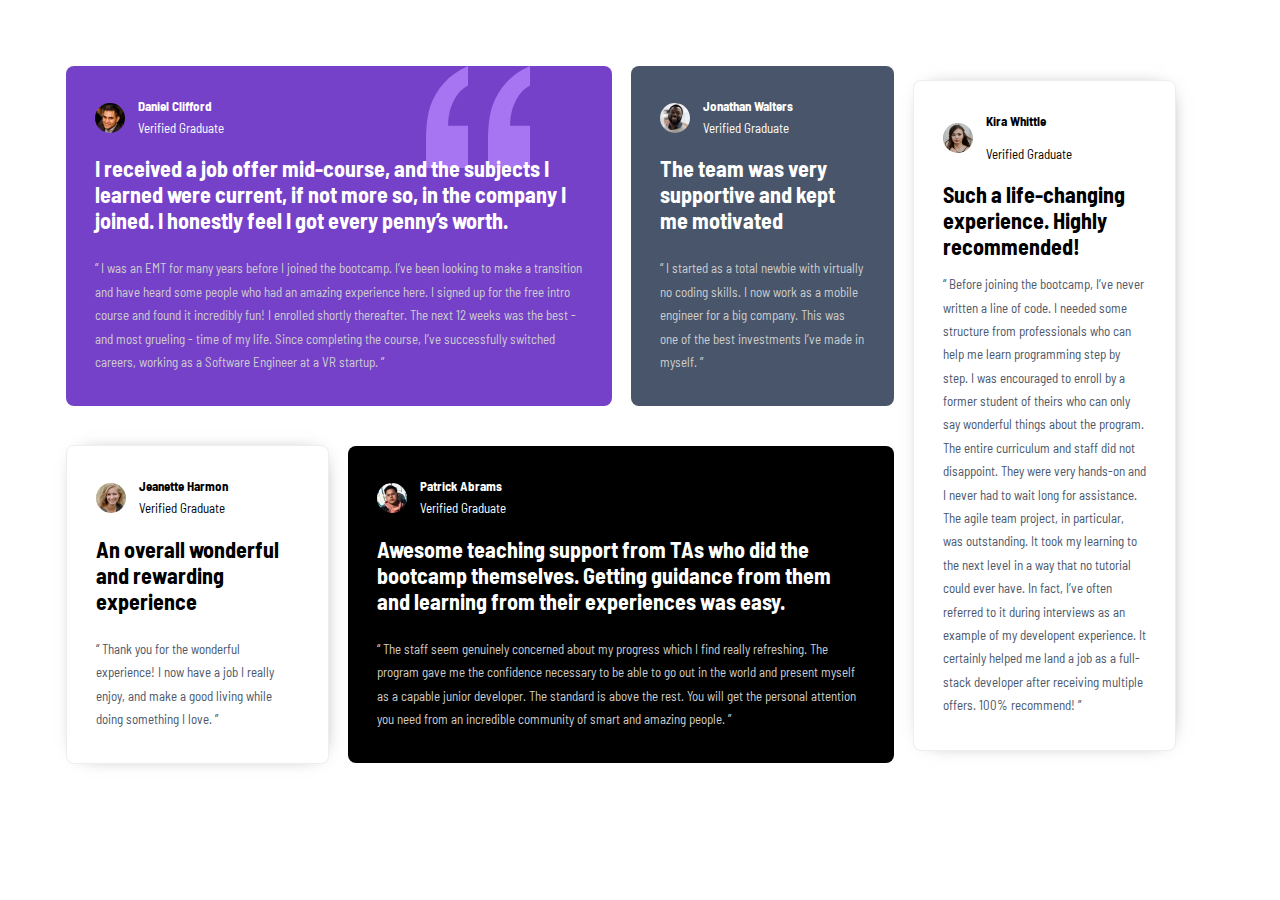
<file: index.html>
<!DOCTYPE html>
<html lang="en">
<head>
    <link rel="icon" href="images/favicon-32x32.png" type="image/icon type">
    <meta charset="UTF-8">
    <meta http-equiv="X-UA-Compatible" content="IE=edge">
    <meta name="viewport" content="width=device-width, initial-scale=1.0">
    <title>Testimonials grid section</title>

     <!--Start font  -->
    <link rel="preconnect" href="https://fonts.googleapis.com">
    <link rel="preconnect" href="https://fonts.gstatic.com" crossorigin>
    <link href="https://fonts.googleapis.com/css2?family=Barlow+Semi+Condensed:wght@500;600&display=swap"
     rel="stylesheet">
     <!--End font  -->

     <!--Start font awesome -->
     <link rel="stylesheet" href="css/all.min.css" />
     <!--End font awesome -->

     <!--Start style -->
    <link rel="stylesheet" href="css/style.css">
    <link rel="stylesheet" href="css/responsive.css">
     <!-- End style -->


</head>
<body>
    <main>
    <div class="grid-style">
            <div class="card c1">
                <img src="images/bg-pattern-quotation.svg" class="attern-quotation" alt="">
            <div class="card-flex">
    
                <div class="info-card">
                <img class="img-card" src="images/image-daniel.jpg" alt="">
    
                </div>
                <div class="info-card">
                    <h5>  Daniel Clifford</h5>
                        <p>Verified Graduate</p>
                </div>
            </div>
                <h5> I received a job offer mid-course, and the subjects I learned were current, if not more so, 
                    in the company I joined. I honestly feel I got every penny’s worth.</h5>
                <p>
                    “ I was an EMT for many years before I joined the bootcamp. I’ve been looking to make a 
                    transition and have heard some people who had an amazing experience here. I signed up 
                    for the free intro course and found it incredibly fun! I enrolled shortly thereafter. 
                    The next 12 weeks was the best - and most grueling - time of my life. Since completing 
                    the course, I’ve successfully switched careers, working as a Software Engineer at a VR startup. ”
                </p>
                
            </div> 
            <div class="card c2">
                <div class="card-flex">
                <div class="info-card">
                    <img class="img-card" src="images/image-jonathan.jpg" alt="">
    
                </div>
                <div class="info-card">
                    <h5>Jonathan Walters</h5>
                        <p>  Verified Graduate</p>
                </div>
            </div>
            <h5>  The team was very supportive and kept me motivated</h5>
                <p>
                    “ I started as a total newbie with virtually no coding skills. I now work as a mobile engineer 
                    for a big company. This was one of the best investments I’ve made in myself. ”
                </p>
                
            </div> 
            <div class="card c3">
                <div class="card-flex">
        
                <div class="info-card">
                    <img class="img-card" src="images/image-jeanette.jpg" alt="">
        
                </div>
                    <div class="info-card">
                        <h5>Jeanette Harmon</h5>
                            <p>  Verified Graduate</p>
                    </div>
                </div>
                <h5> An overall wonderful and rewarding experience</h5>
                    <p>
                        “ Thank you for the wonderful experience! I now have a job I really enjoy, and make a good living 
                        while doing something I love. ”
                    </p>
                
                </div> 
                <div class="card c4">
                    <div class="card-flex">
                    <div class="info-card">
                        <img class="img-card" src="images/image-patrick.jpg" alt="">
        
                    </div>
                    <div class="info-card">
                        <h5> Patrick Abrams</h5>
                            <p>  Verified Graduate</p>
                    </div>
                </div>
                <h5>  Awesome teaching support from TAs who did the bootcamp themselves. Getting guidance from them and 
                    learning from their experiences was easy.</h5>
                    <p>
                        “ The staff seem genuinely concerned about my progress which I find really refreshing. The program 
                        gave me the confidence necessary to be able to go out in the world and present myself as a capable 
                        junior developer. The standard is above the rest. You will get the personal attention you need from 
                        an incredible community of smart and amazing people. ”
                    </p>
                    
                </div> 
        <div class="card c5">
            <div class="card-flex">
    
               <div class="info-card">
                <img class="img-card" src="images/image-kira.jpg" alt="">
    
               </div>
                <div class="info-card">
                    <h5>  Kira Whittle </h5>
                        <p>  Verified Graduate</p>
                </div>
            </div>
            <h5>Such a life-changing experience. Highly recommended!</h5>
                <p>
                    “ Before joining the bootcamp, I’ve never written a line of code. I needed some structure from 
professionals who can help me learn programming step by step. I was encouraged to enroll by a former 
student of theirs who can only say wonderful things about the program. The entire curriculum and staff 
did not disappoint. They were very hands-on and I never had to wait long for assistance. The agile team 
project, in particular, was outstanding. It took my learning to the next level in a way that no tutorial 
could ever have. In fact, I’ve often referred to it during interviews as an example of my developent 
experience. It certainly helped me land a job as a full-stack developer after receiving multiple offers. 
100% recommend! ”
                </p>
               
            </div>
        <!-- <div class="cards-right">
                <div class="cards">
                    <div class="card c1">
                        <img src="images/bg-pattern-quotation.svg" class="attern-quotation" alt="">
                    <div class="card-flex">
            
                        <div class="info-card">
                        <img class="img-card" src="images/image-daniel.jpg" alt="">
            
                        </div>
                        <div class="info-card">
                            <h5>  Daniel Clifford</h5>
                                <p>Verified Graduate</p>
                        </div>
                    </div>
                        <h5> I received a job offer mid-course, and the subjects I learned were current, if not more so, 
                            in the company I joined. I honestly feel I got every penny’s worth.</h5>
                        <p>
                            “ I was an EMT for many years before I joined the bootcamp. I’ve been looking to make a 
                            transition and have heard some people who had an amazing experience here. I signed up 
                            for the free intro course and found it incredibly fun! I enrolled shortly thereafter. 
                            The next 12 weeks was the best - and most grueling - time of my life. Since completing 
                            the course, I’ve successfully switched careers, working as a Software Engineer at a VR startup. ”
                        </p>
                        
                    </div> 
                    <div class="card c2">
                        <div class="card-flex">
                        <div class="info-card">
                            <img class="img-card" src="images/image-jonathan.jpg" alt="">
            
                        </div>
                        <div class="info-card">
                            <h5>Jonathan Walters</h5>
                                <p>  Verified Graduate</p>
                        </div>
                    </div>
                    <h5>  The team was very supportive and kept me motivated</h5>
                        <p>
                            “ I started as a total newbie with virtually no coding skills. I now work as a mobile engineer 
                            for a big company. This was one of the best investments I’ve made in myself. ”
                        </p>
                        
                    </div> 
                </div>
                <div class="cards">
                    <div class="card c3">
                        <div class="card-flex">
                
                        <div class="info-card">
                            <img class="img-card" src="images/image-jeanette.jpg" alt="">
                
                        </div>
                            <div class="info-card">
                                <h5>Jeanette Harmon</h5>
                                    <p>  Verified Graduate</p>
                            </div>
                        </div>
                        <h5> An overall wonderful and rewarding experience</h5>
                            <p>
                                “ Thank you for the wonderful experience! I now have a job I really enjoy, and make a good living 
                                while doing something I love. ”
                            </p>
                        
                        </div> 
                        <div class="card c4">
                            <div class="card-flex">
                            <div class="info-card">
                                <img class="img-card" src="images/image-patrick.jpg" alt="">
                
                            </div>
                            <div class="info-card">
                                <h5> Patrick Abrams</h5>
                                    <p>  Verified Graduate</p>
                            </div>
                        </div>
                        <h5>  Awesome teaching support from TAs who did the bootcamp themselves. Getting guidance from them and 
                            learning from their experiences was easy.</h5>
                            <p>
                                “ The staff seem genuinely concerned about my progress which I find really refreshing. The program 
                                gave me the confidence necessary to be able to go out in the world and present myself as a capable 
                                junior developer. The standard is above the rest. You will get the personal attention you need from 
                                an incredible community of smart and amazing people. ”
                            </p>
                            
                        </div> 
                </div>
        </div>
         <div class="cards-left">
            <div class="card c5">
                <div class="card-flex">
        
                   <div class="info-card">
                    <img class="img-card" src="images/image-kira.jpg" alt="">
        
                   </div>
                    <div class="info-card">
                        <h5>  Kira Whittle </h5>
                            <p>  Verified Graduate</p>
                    </div>
                </div>
                <h5>Such a life-changing experience. Highly recommended!</h5>
                    <p>
                        “ Before joining the bootcamp, I’ve never written a line of code. I needed some structure from 
  professionals who can help me learn programming step by step. I was encouraged to enroll by a former 
  student of theirs who can only say wonderful things about the program. The entire curriculum and staff 
  did not disappoint. They were very hands-on and I never had to wait long for assistance. The agile team 
  project, in particular, was outstanding. It took my learning to the next level in a way that no tutorial 
  could ever have. In fact, I’ve often referred to it during interviews as an example of my developent 
  experience. It certainly helped me land a job as a full-stack developer after receiving multiple offers. 
  100% recommend! ”
                    </p>
                   
                </div>
         </div> -->
    </div>
    </main>
</body>
</html>
</file>
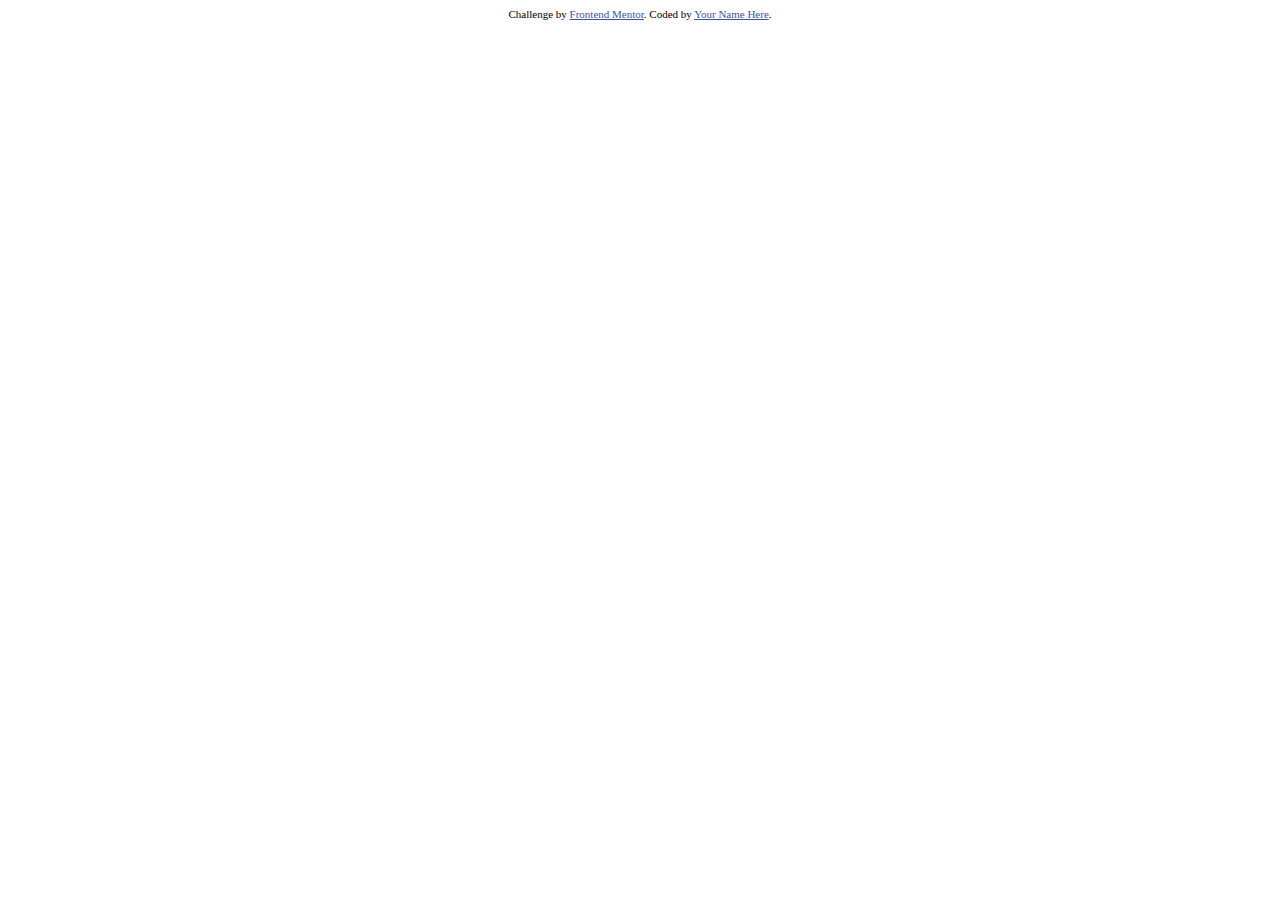
<file: testimonials-grid-section-main/index.html>
<!DOCTYPE html>
<html lang="en">
<head>
  <meta charset="UTF-8">
  <meta name="viewport" content="width=device-width, initial-scale=1.0"> <!-- displays site properly based on user's device -->

  <link rel="icon" type="image/png" sizes="32x32" href="./images/favicon-32x32.png">
  
  <title>Frontend Mentor | [Challenge Name Here]</title>

  <!-- Feel free to remove these styles or customise in your own stylesheet 👍 -->
  <style>
    .attribution { font-size: 11px; text-align: center; }
    .attribution a { color: hsl(228, 45%, 44%); }
  </style>
</head>
<body>


  <div class="attribution">
    Challenge by <a href="https://www.frontendmentor.io?ref=challenge" target="_blank">Frontend Mentor</a>. 
    Coded by <a href="#">Your Name Here</a>.
  </div>
</body>
</html>
</file>
<file: css/style.css>
* {
    box-sizing: border-box;
    margin: 0;
    padding: 0;
    position: relative;
    text-decoration: none;
}

body {
    --Moderate-violet: hsl(263, 55%, 52%);
    --Very-dark-grayish-blue: hsl(217, 19%, 35%);
    --Very-dark-blackish-blue: hsl(219, 29%, 14%);
    --Light-gray: hsl(0, 0%, 81%);
    --Light-grayish-blue: hsl(210, 46%, 95%);
    /* background-color: Var(--Violet);  */
    font-family: 'Barlow Semi Condensed', sans-serif;
    --FontSize: 13px;
    font-size: var(--FontSize);
}
.center-text {
    text-align: center;
}

main{
    overflow: hidden;
    position: relative;
    padding: 66px;
}

 .card{
    background-color: #000;
    border-radius: 8px;
    overflow: hidden;
    color: #fff;
    padding: 32px 29px;
    margin-bottom: 20px;
}
.card.c1{
    background-color: var(--Moderate-violet);
    position: relative;
    grid-area: c1;
}
.card.c1 img.attern-quotation{
    position: absolute;
    right: 15%;
    top: 0;
}
.card.c2{
    background-color: var(--Very-dark-grayish-blue);
    grid-area: c2;
}
.card.c3,
.card.c5{
    background-color: #fff;
    color: #000;
    border: 1px solid #eee;
    box-shadow: 2px 0px 21px -15px #000;
   
}
.card.c3 p,
.card.c5 p{
color:  var(--Very-dark-grayish-blue);
}
.card.c3{
    grid-area: c3;
}
.card.c4{
    grid-area: c4;
}
.card.c5{
    grid-area: c5;
}

 .card .card-flex{
    display: flex;
    justify-content: flex-start;
    align-items: center;
}
 .card .card-flex .info-card:last-child{
    margin-left: 13px;
}
 .card .card-flex .info-card img{
    width: 30px;
    border-radius: 50%;
}
 .card .info-card  h5{
    font-size: var(--FontSize);
    margin-top: 0;
}
.card  h5{
    margin-top: 15px;
    font-size: 22px;
}

 .card .info-card  p{
    color: var(--SoftPink);
    font-size: 13px;
    margin-top: 3px;
}
 .card p{
    margin-top: 24px;
    font-size: var(--FontSize);
    color: var(--Light-gray);
    line-height: 1.8;
}




.cards-left {
    margin-top: 52px;
}
</file>
<file: css/responsive.css>
@media (max-width: 502px) {
    main {
        padding: 23px;
    }
     .card{
        margin-bottom: 20px;
    }
    .card h5 {
        margin-top: 15px;
        font-size: 15px;
    }
   
}

@media (min-width: 1100px){
     
    .grid-style {
        gap: 19px;
        display: grid;
        grid-template-columns: repeat(4, 1fr);
        grid-template-areas:
            "c1 c1 c2 c5"
            "c3 c4 c4 c5"; 
            max-width: 1110px;
            align-items: center;
        }   

   
    
    main{
        overflow: hidden;
    }
    .card{
    /* max-height: 585px; */
    }
    .card.c5 p {
        margin-top: 14px;
    }
}
</file>
